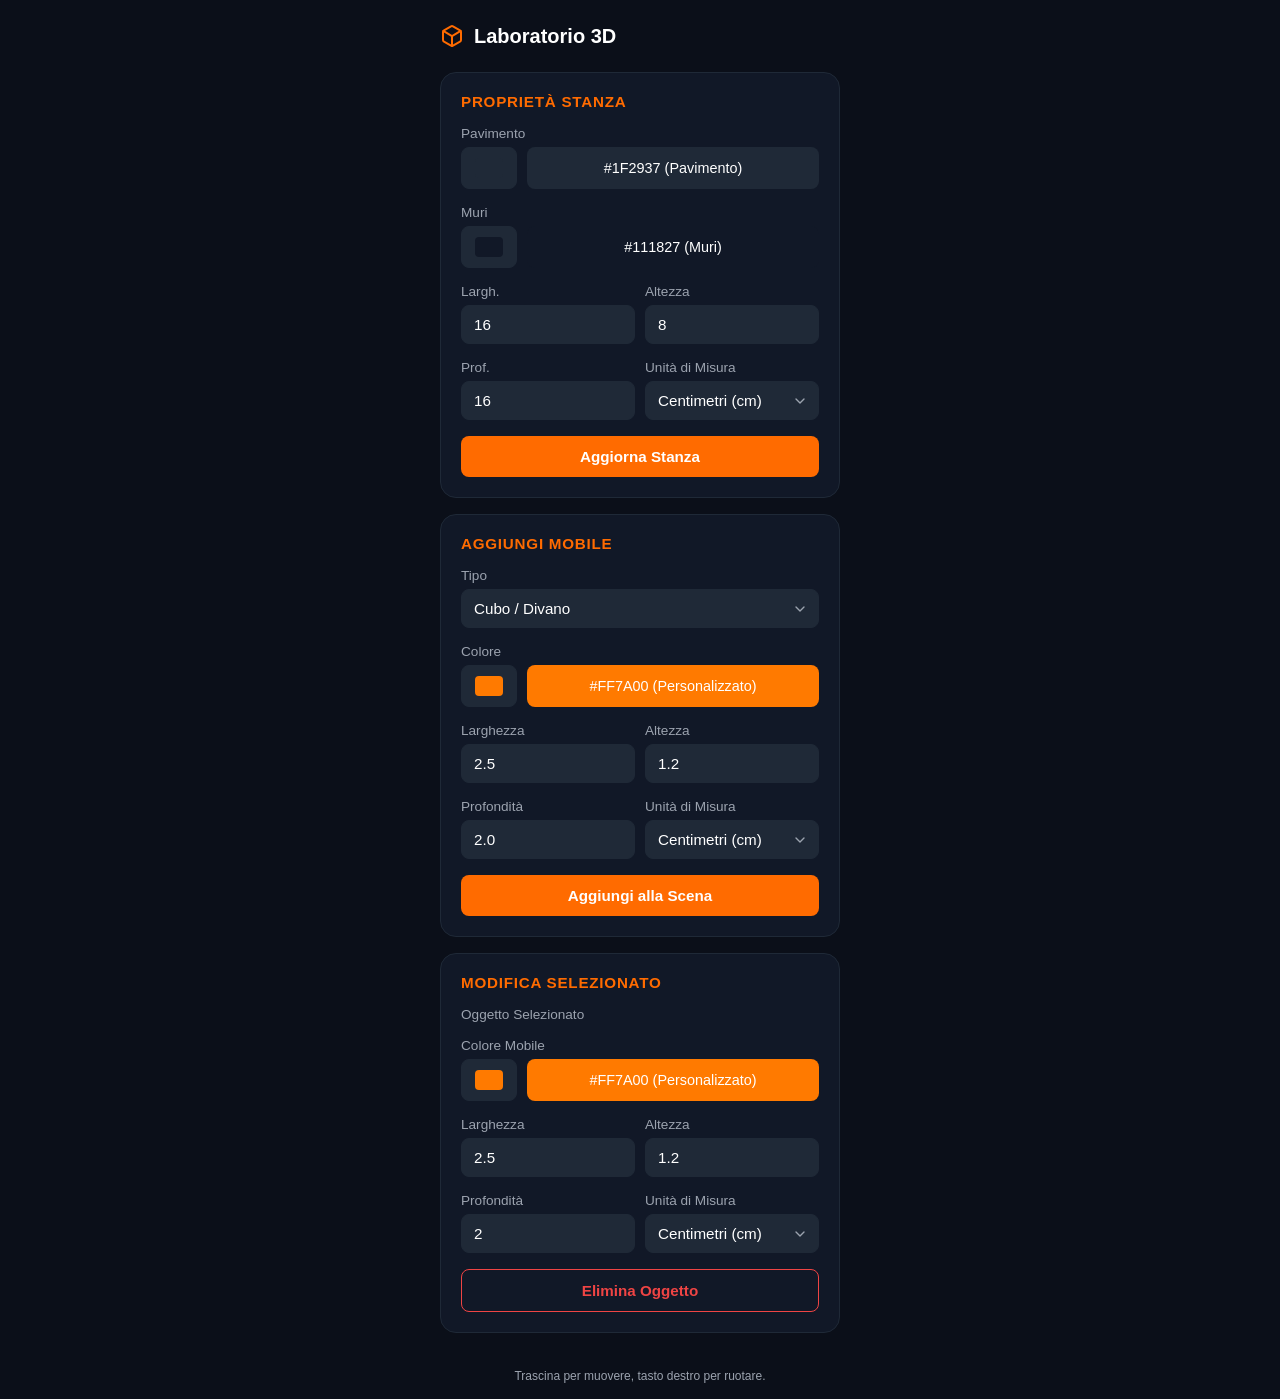
<file: Test/barra-laterale.html>
<!DOCTYPE html>
<html lang="it">
<head>
    <meta charset="UTF-8">
    <meta name="viewport" content="width=device-width, initial-scale=1.0">
    <title>Laboratorio 3D - Barra Laterale</title>
    <link rel="stylesheet" href="barra-laterale.css">
</head>
<body>

    <div class="container">
        <!-- Header -->
        <header>
            <svg viewBox="0 0 24 24" fill="none" stroke="currentColor" stroke-width="2" stroke-linecap="round" stroke-linejoin="round"><path d="M21 16V8a2 2 0 0 0-1-1.73l-7-4a2 2 0 0 0-2 0l-7 4A2 2 0 0 0 3 8v8a2 2 0 0 0 1 1.73l7 4a2 2 0 0 0 2 0l7-4A2 2 0 0 0 21 16z"></path><polyline points="3.27 6.96 12 12.01 20.73 6.96"></polyline><line x1="12" y1="22.08" x2="12" y2="12"></line></svg>
            Laboratorio 3D
        </header>

        <!-- PROPRIETÀ STANZA -->
        <div class="card">
            <div class="card-title">Proprietà Stanza</div>
            
            <!-- Colore Pavimento -->
            <div class="form-group">
                <label>Pavimento</label>
                <div class="color-picker-row">
                    <div class="color-preview-box">
                        <div class="color-swatch-inner" id="swatch-floor" style="background-color: #1f2937;"></div>
                        <input type="color" id="color-picker-floor" value="#1f2937">
                    </div>
                    <button class="color-text-btn" id="btn-floor-text" style="background-color: #1f2937;">#1F2937 (Pavimento)</button>
                </div>
            </div>

            <!-- Colore Muri -->
            <div class="form-group">
                <label>Muri</label>
                <div class="color-picker-row">
                    <div class="color-preview-box">
                        <div class="color-swatch-inner" id="swatch-walls" style="background-color: #111827;"></div>
                        <input type="color" id="color-picker-walls" value="#111827">
                    </div>
                    <button class="color-text-btn" id="btn-walls-text" style="background-color: #111827;">#111827 (Muri)</button>
                </div>
            </div>

            <div class="row-2">
                <div class="form-group">
                    <label>Largh.</label>
                    <input type="text" value="16">
                </div>
                <div class="form-group">
                    <label>Altezza</label>
                    <input type="text" value="8">
                </div>
            </div>

            <div class="row-2">
                <div class="form-group">
                    <label>Prof.</label>
                    <input type="text" value="16">
                </div>
                <div class="form-group">
                    <label>Unità di Misura</label>
                    <select id="room-unit">
                        <option value="cm">Centimetri (cm)</option>
                        <option value="m">Metri (m)</option>
                        <option value="mm">Millimetri (mm)</option>
                    </select>
                </div>
            </div>

            <button class="btn" id="btn-aggiorna-stanza">Aggiorna Stanza</button>
        </div>

        <!-- AGGIUNGI MOBILE -->
        <div class="card">
            <div class="card-title">Aggiungi Mobile</div>
            
            <div class="form-group">
                <label>Tipo</label>
                <select>
                    <option>Cubo / Divano</option>
                    <option>Tavolo</option>
                    <option>Sedia</option>
                </select>
            </div>

            <div class="form-group">
                <label>Colore</label>
                <div class="color-picker-row">
                    <div class="color-preview-box">
                        <div class="color-swatch-inner" id="swatch-add" style="background-color: #ff7a00;"></div>
                        <input type="color" id="color-picker-add" value="#ff7a00">
                    </div>
                    <button class="color-text-btn" id="btn-add-text" style="background-color: #ff7a00;">#FF7A00 (Personalizzato)</button>
                </div>
            </div>

            <div class="row-2">
                <div class="form-group">
                    <label>Larghezza</label>
                    <input type="text" value="2.5">
                </div>
                <div class="form-group">
                    <label>Altezza</label>
                    <input type="text" value="1.2">
                </div>
            </div>

            <div class="row-2">
                <div class="form-group">
                    <label>Profondità</label>
                    <input type="text" value="2.0">
                </div>
                <div class="form-group">
                    <label>Unità di Misura</label>
                    <select id="add-unit">
                        <option value="cm">Centimetri (cm)</option>
                        <option value="m">Metri (m)</option>
                        <option value="mm">Millimetri (mm)</option>
                    </select>
                </div>
            </div>

            <button class="btn" id="btn-aggiungi-scena">Aggiungi alla Scena</button>
        </div>

        <!-- MODIFICA SELEZIONATO -->
        <div class="card">
            <div class="card-title">Modifica Selezionato</div>
            
            <div class="form-group">
                <label>Oggetto Selezionato</label>
            </div>

            <div class="form-group">
                <label>Colore Mobile</label>
                <div class="color-picker-row">
                    <div class="color-preview-box">
                        <div class="color-swatch-inner" id="swatch-edit" style="background-color: #ff7a00;"></div>
                        <input type="color" id="color-picker-edit" value="#ff7a00">
                    </div>
                    <button class="color-text-btn" id="btn-edit-text" style="background-color: #ff7a00;">#FF7A00 (Personalizzato)</button>
                </div>
            </div>

            <div class="row-2">
                <div class="form-group">
                    <label>Larghezza</label>
                    <input type="text" value="2.5">
                </div>
                <div class="form-group">
                    <label>Altezza</label>
                    <input type="text" value="1.2">
                </div>
            </div>

            <div class="row-2">
                <div class="form-group">
                    <label>Profondità</label>
                    <input type="text" value="2">
                </div>
                <div class="form-group">
                    <label>Unità di Misura</label>
                    <select id="edit-unit">
                        <option value="cm">Centimetri (cm)</option>
                        <option value="m">Metri (m)</option>
                        <option value="mm">Millimetri (mm)</option>
                    </select>
                </div>
            </div>

            <button class="btn btn-danger" id="btn-elimina-oggetto">Elimina Oggetto</button>
        </div>

        <div class="footer-text">
            Trascina per muovere, tasto destro per ruotare.
        </div>
    </div>

    <script src="barra-laterale.js"></script>
</body>
</html>
</file>
<file: Test/barra-laterale.css>
:root {
    --bg-color: #0b0f19;
    --card-bg: #111827;
    --border-color: #1f2937;
    --accent-color: #ff6b00;
    --accent-hover: #e05e00;
    --text-main: #ffffff;
    --text-muted: #9ca3af;
    --input-bg: #1f2937;
}

* {
    box-sizing: border-box;
    margin: 0;
    padding: 0;
    font-family: -apple-system, BlinkMacSystemFont, "Segoe UI", Roboto, Helvetica, Arial, sans-serif;
}

body {
    background-color: var(--bg-color);
    color: var(--text-main);
    padding: 16px;
    display: flex;
    flex-direction: column;
    align-items: center;
    min-height: 100vh;
}

.container {
    width: 100%;
    max-width: 400px;
    display: flex;
    flex-direction: column;
    gap: 16px;
}

header {
    display: flex;
    align-items: center;
    gap: 10px;
    font-size: 1.25rem;
    font-weight: bold;
    padding: 8px 0;
}

header svg {
    color: var(--accent-color);
    width: 24px;
    height: 24px;
}

.card {
    background-color: var(--card-bg);
    border: 1px solid var(--border-color);
    border-radius: 16px;
    padding: 20px;
    display: flex;
    flex-direction: column;
    gap: 16px;
}

.card-title {
    font-size: 0.95rem;
    font-weight: bold;
    letter-spacing: 0.05em;
    color: var(--accent-color);
    text-transform: uppercase;
}

.form-group {
    display: flex;
    flex-direction: column;
    gap: 6px;
}

label {
    font-size: 0.85rem;
    color: var(--text-muted);
}

input[type="text"], select {
    background-color: var(--input-bg);
    border: 1px solid var(--border-color);
    border-radius: 8px;
    color: var(--text-main);
    padding: 10px 12px;
    font-size: 0.95rem;
    outline: none;
    width: 100%;
}

select {
    appearance: none;
    background-image: url("data:image/svg+xml;charset=UTF-8,%3csvg xmlns='http://www.w3.org/2000/svg' viewBox='0 0 24 24' fill='none' stroke='%239ca3af' stroke-width='2' stroke-linecap='round' stroke-linejoin='round'%3e%3cpolyline points='6 9 12 15 18 9'%3e%3c/polyline%3e%3c/svg%3e");
    background-repeat: no-repeat;
    background-position: right 10px center;
    background-size: 16px;
    padding-right: 32px;
    cursor: pointer;
}

.row-2 {
    display: grid;
    grid-template-columns: 1fr 1fr;
    gap: 10px;
}

.color-picker-row {
    display: grid;
    grid-template-columns: 56px 1fr;
    gap: 10px;
    align-items: center;
}

.color-preview-box {
    background-color: var(--input-bg);
    border: 1px solid var(--border-color);
    border-radius: 8px;
    height: 42px;
    display: flex;
    align-items: center;
    justify-content: center;
    cursor: pointer;
    position: relative;
    overflow: hidden;
}

.color-preview-box input[type="color"] {
    position: absolute;
    opacity: 0;
    width: 100%;
    height: 100%;
    cursor: pointer;
}

.color-swatch-inner {
    width: 28px;
    height: 20px;
    border-radius: 4px;
}

.color-text-btn {
    color: white;
    border: none;
    border-radius: 8px;
    height: 42px;
    padding: 0 16px;
    font-weight: 500;
    font-size: 0.9rem;
    display: flex;
    align-items: center;
    justify-content: center;
    cursor: pointer;
    filter: brightness(1);
    transition: filter 0.2s;
}

.color-text-btn:hover {
    filter: brightness(0.9);
}

.btn {
    background-color: var(--accent-color);
    color: white;
    border: none;
    border-radius: 8px;
    padding: 12px;
    font-weight: bold;
    font-size: 0.95rem;
    cursor: pointer;
    transition: background-color 0.2s;
    text-align: center;
}

.btn:hover {
    background-color: var(--accent-hover);
}

.btn-danger {
    background-color: transparent;
    border: 1px solid #ef4444;
    color: #ef4444;
}

.btn-danger:hover {
    background-color: rgba(239, 68, 68, 0.1);
}

.footer-text {
    text-align: center;
    font-size: 0.75rem;
    color: var(--text-muted);
    margin-top: 20px;
}
</file>
